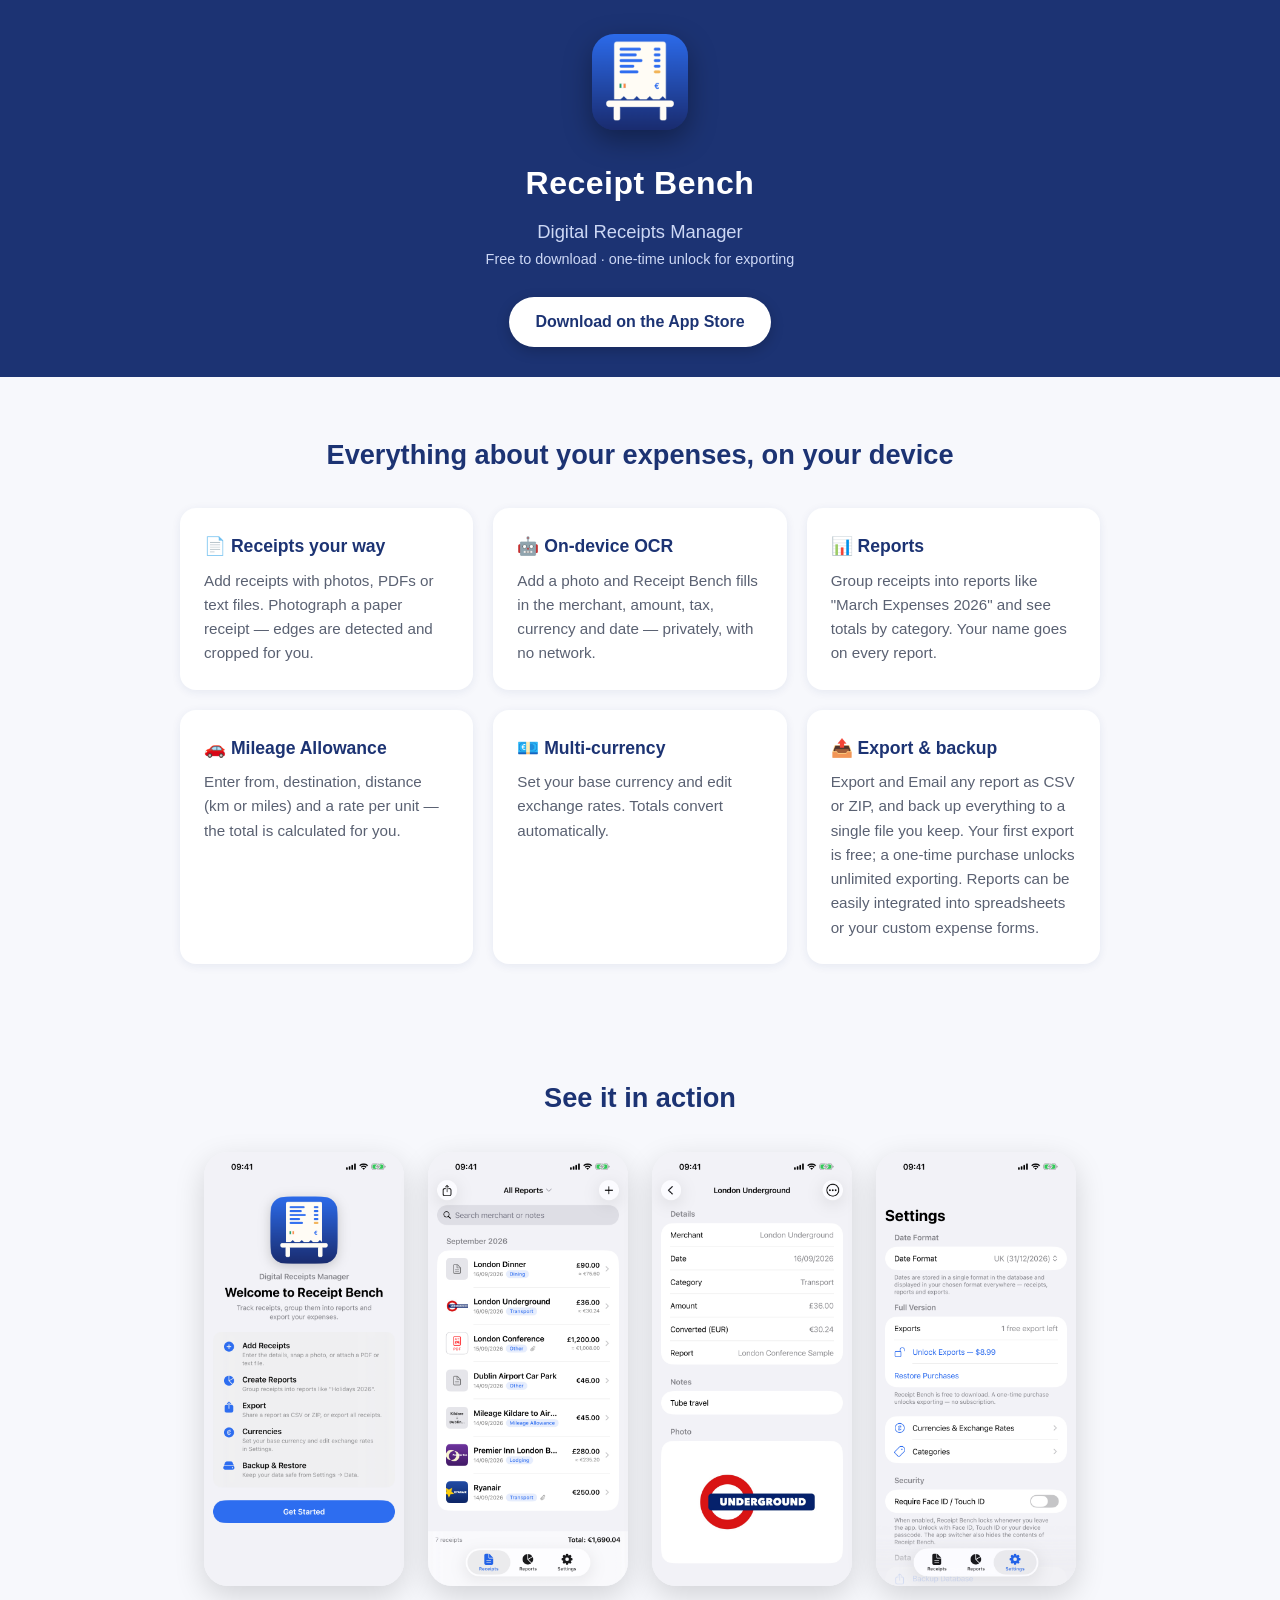
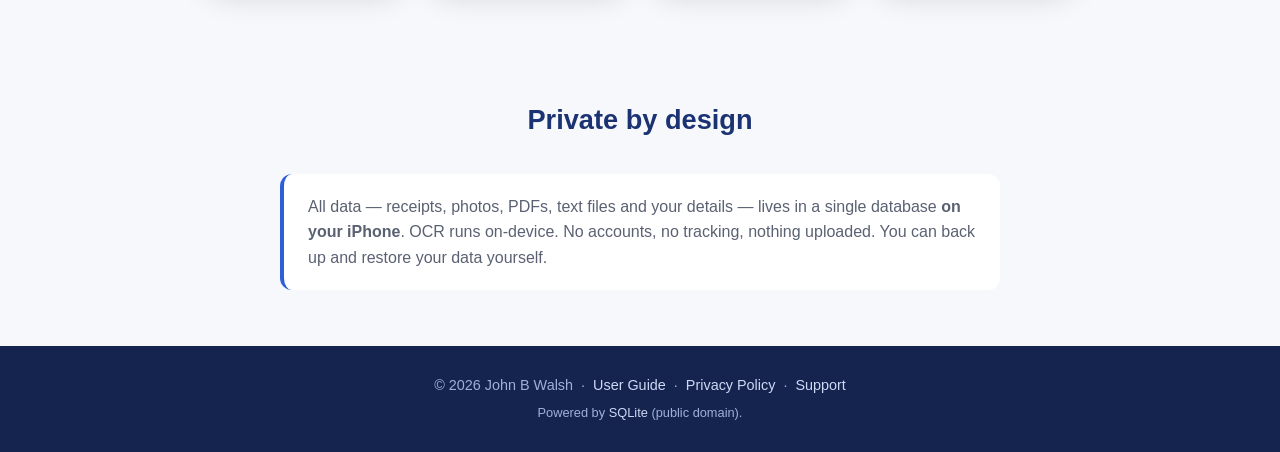
<file: index.html>
<!DOCTYPE html>
<html lang="en">
<head>
  <meta charset="UTF-8">
  <meta name="viewport" content="width=device-width, initial-scale=1.0">
  <title>Receipt Bench — Digital Receipts Manager</title>
  <meta name="description" content="Receipt Bench is a private expense tracker. Store receipts with photos, PDFs and text files, group them into reports, track mileage, and export as CSV or ZIP. Everything stays on your device.">
  <link rel="icon" type="image/png" sizes="32x32" href="assets/favicon-32.png">
  <link rel="icon" type="image/png" sizes="16x16" href="assets/favicon-16.png">
  <link rel="apple-touch-icon" sizes="180x180" href="assets/apple-touch-icon.png">
  <meta name="theme-color" content="#2C6BEB">
  <link rel="stylesheet" href="assets/style.css">
</head>
<body>

<header>
  <div class="container">
    <img class="logo" src="assets/logo.png" alt="Receipt Bench logo">
    <h1>Receipt Bench</h1>
    <p class="tagline">Digital Receipts Manager</p>
    <p class="tagline" style="font-size:.9rem; margin-top:2px;">Free to download · one-time unlock for exporting</p>
    <a class="appstore" href="#">Download on the App Store</a>
  </div>
</header>

<section>
  <div class="container">
    <h2>Everything about your expenses, on your device</h2>
    <div class="features">
      <div class="feature">
        <h3>📄 Receipts your way</h3>
        <p>Add receipts with photos, PDFs or text files. Photograph a paper receipt — edges are detected and cropped for you.</p>
      </div>
      <div class="feature">
        <h3>🤖 On-device OCR</h3>
        <p>Add a photo and Receipt Bench fills in the merchant, amount, tax, currency and date — privately, with no network.</p>
      </div>
      <div class="feature">
        <h3>📊 Reports</h3>
        <p>Group receipts into reports like "March Expenses 2026" and see totals by category. Your name goes on every report.</p>
      </div>
      <div class="feature">
        <h3>🚗 Mileage Allowance</h3>
        <p>Enter from, destination, distance (km or miles) and a rate per unit — the total is calculated for you.</p>
      </div>
      <div class="feature">
        <h3>💶 Multi-currency</h3>
        <p>Set your base currency and edit exchange rates. Totals convert automatically.</p>
      </div>
      <div class="feature">
        <h3>📤 Export &amp; backup</h3>
        <p>Export and Email any report as CSV or ZIP, and back up everything to a single file you keep. Your first export is free; a one-time purchase unlocks unlimited exporting. Reports can be easily integrated into spreadsheets or your custom expense forms.</p>
      </div>
    </div>
  </div>
</section>

<section>
  <div class="container">
    <h2>See it in action</h2>
    <div class="screenshots">
      <img src="assets/screenshot-welcome.png" alt="Receipt Bench welcome screen">
      <img src="assets/screenshot-receipts.png" alt="Receipt Bench receipts list">
      <img src="assets/screenshot-third.png" alt="Receipt Bench receipt details">
      <img src="assets/screenshot-fourth.png" alt="Receipt Bench screen">
    </div>
  </div>
</section>

<section>
  <div class="container">
    <h2>Private by design</h2>
    <div class="privacynote">
      All data — receipts, photos, PDFs, text files and your details — lives in a single database
      <strong>on your iPhone</strong>. OCR runs on-device. No accounts, no tracking,
      nothing uploaded. You can back up and restore your data yourself.
    </div>
  </div>
</section>

<footer>
  <div class="container">
    <p>&copy; 2026 John B Walsh &nbsp;·&nbsp; <a href="guide.html">User Guide</a> &nbsp;·&nbsp; <a href="privacy.html">Privacy Policy</a> &nbsp;·&nbsp; <a href="support.html">Support</a></p>
    <p style="margin-top:6px; font-size:.8rem;">Powered by <a href="https://sqlite.org">SQLite</a> (public domain).</p>
  </div>
</footer>

</body>
</html>
</file>
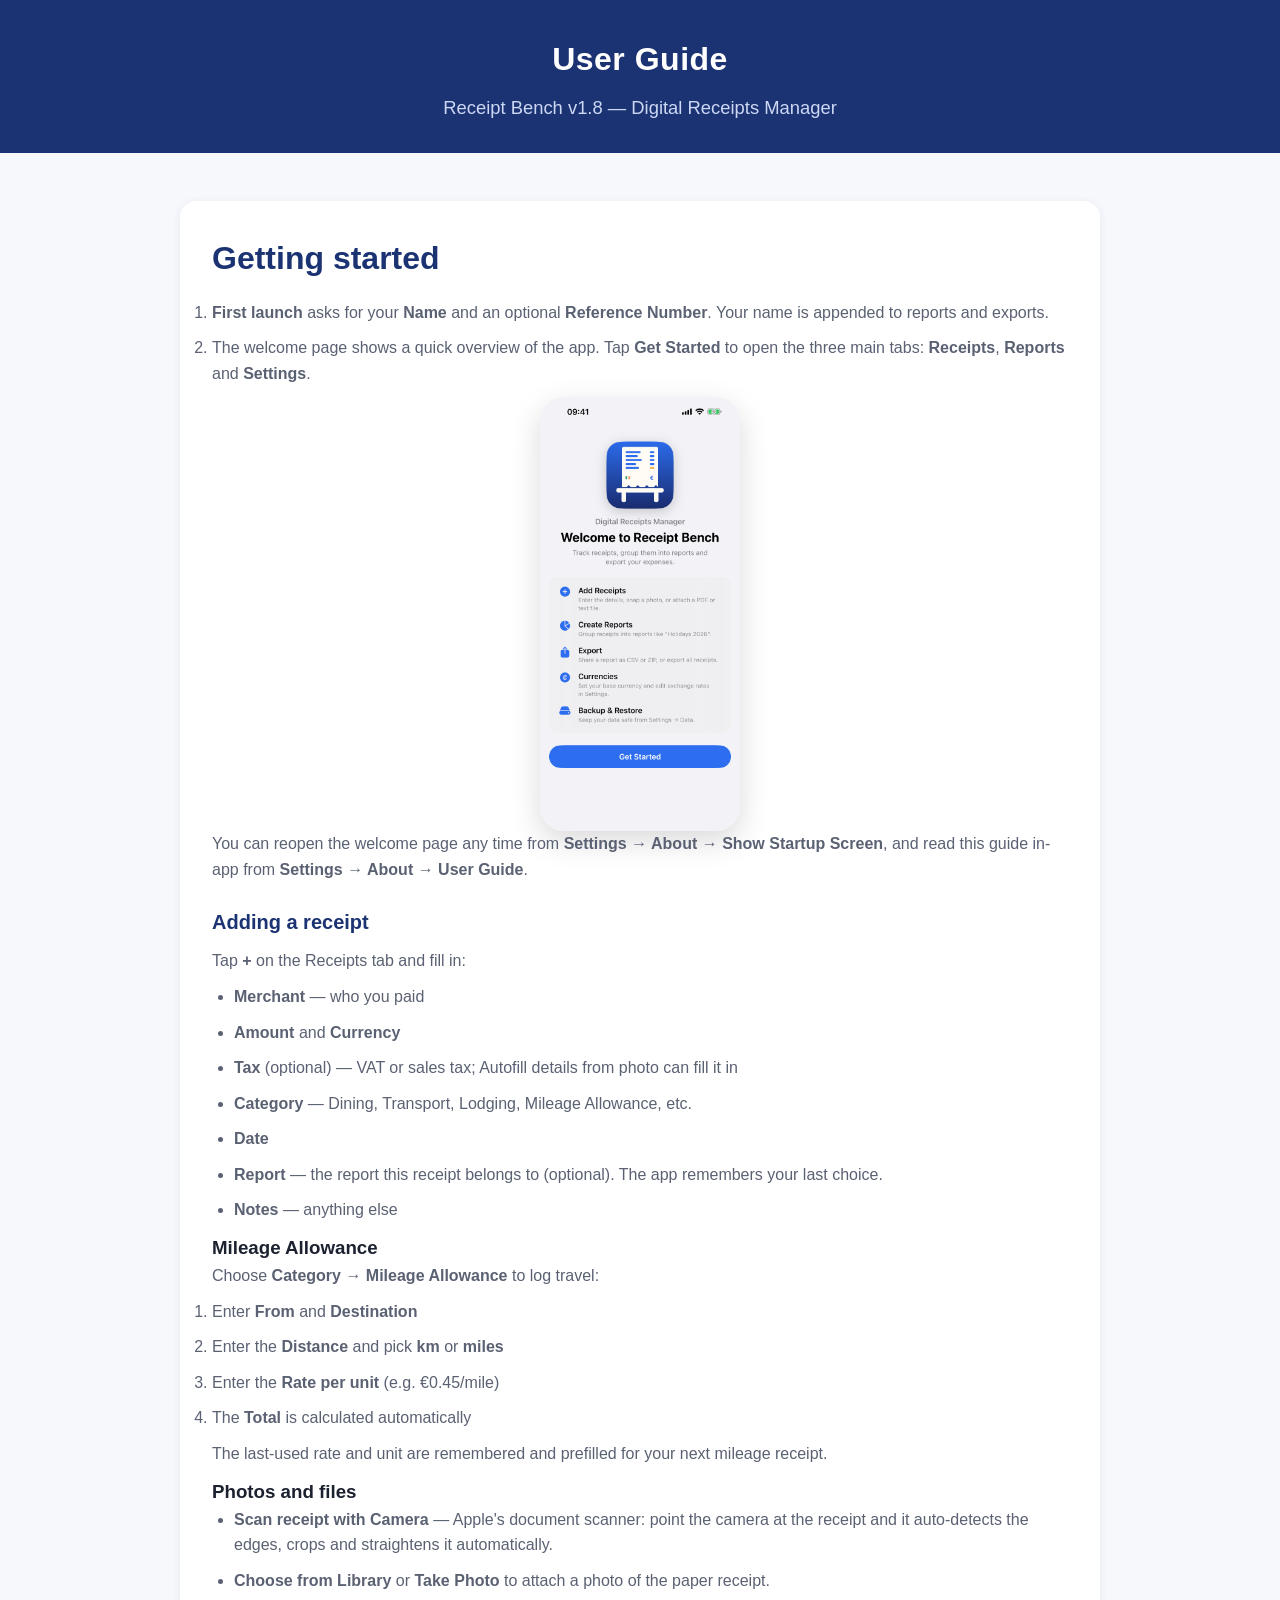
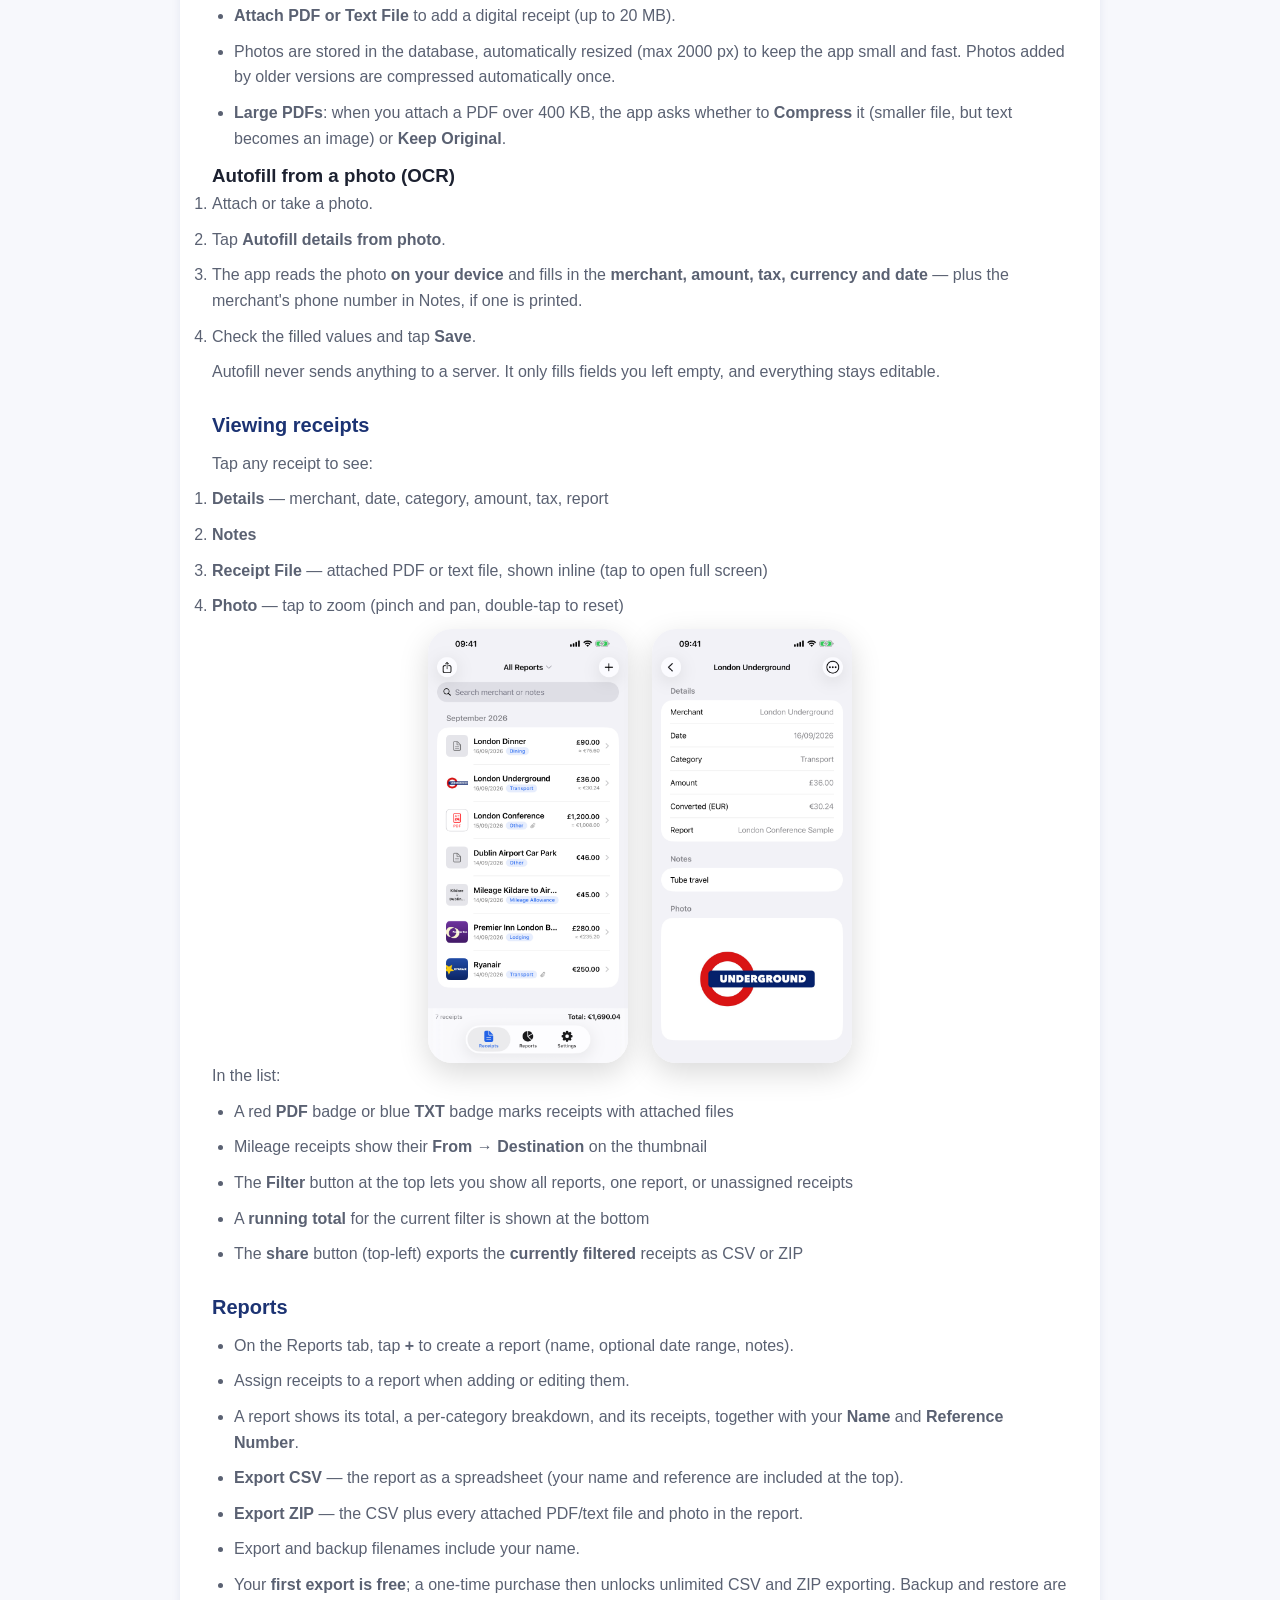
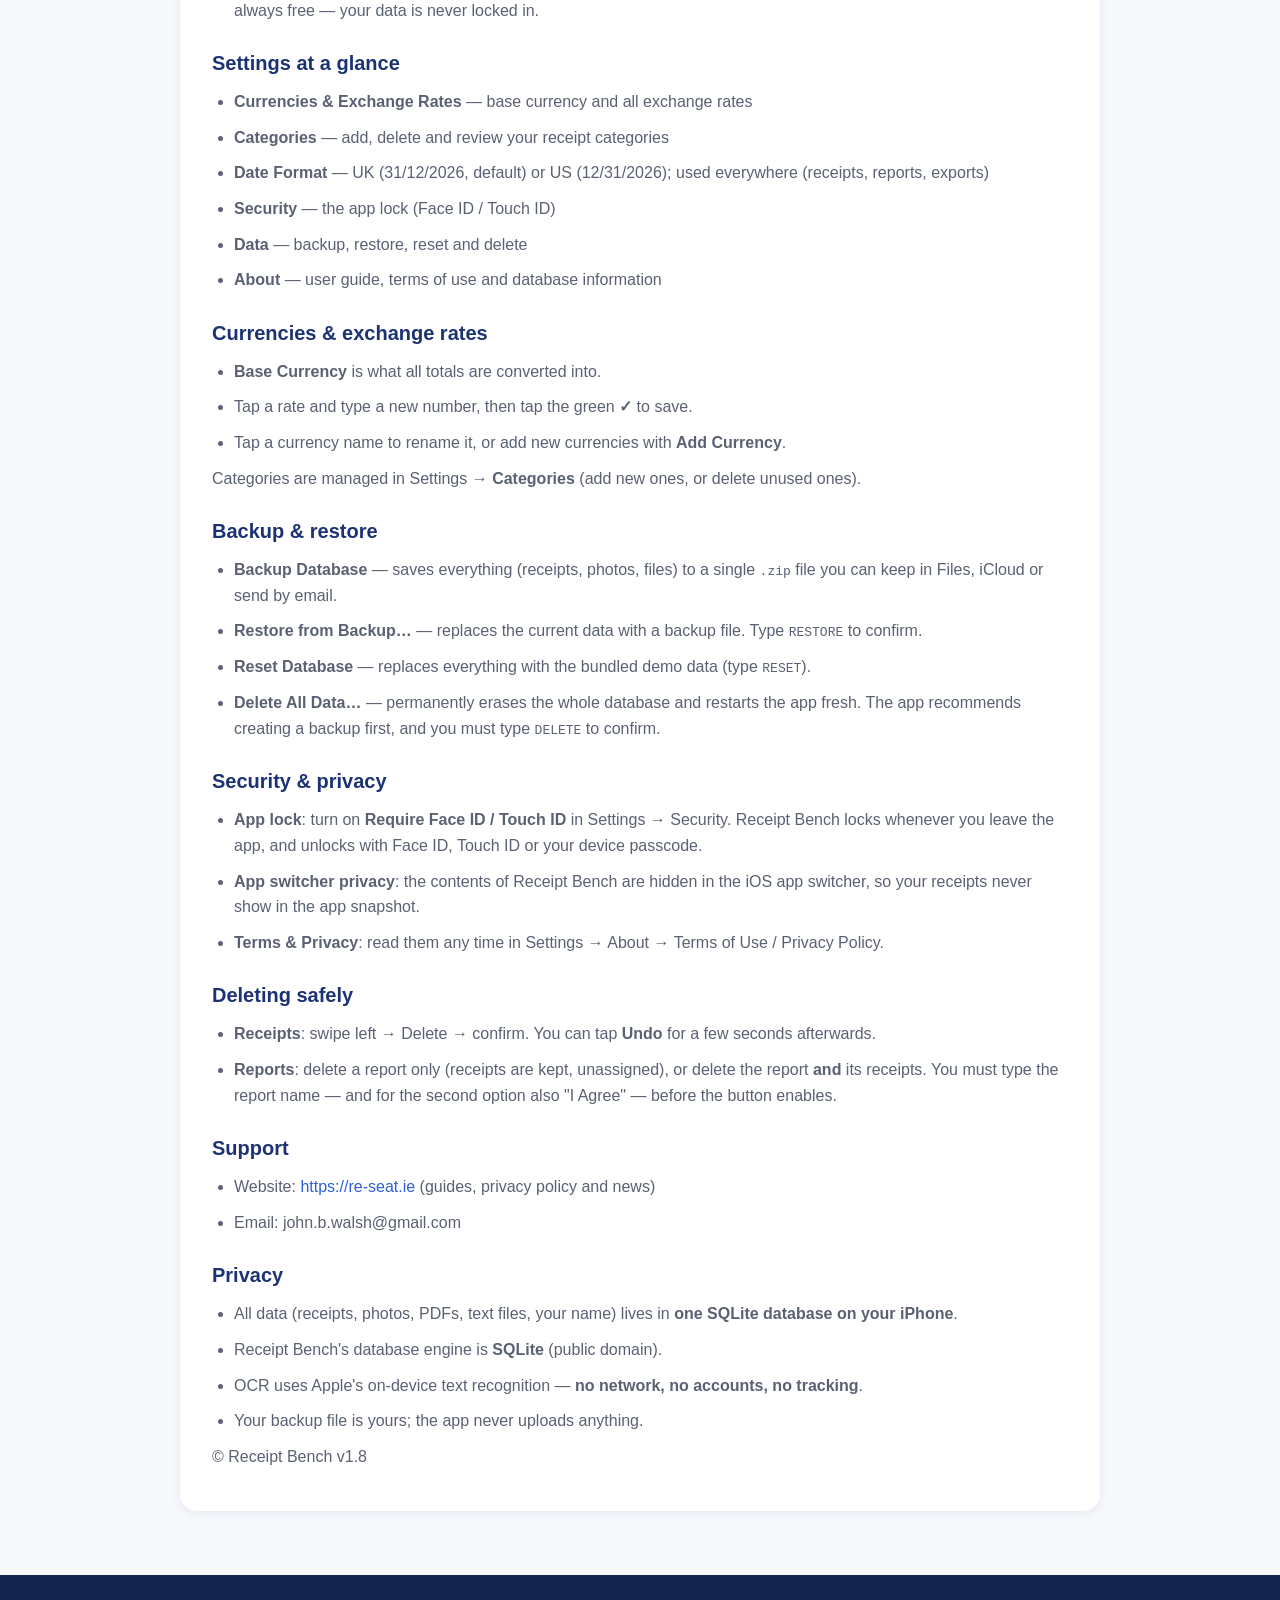
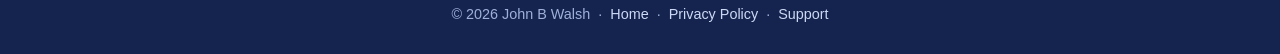
<file: guide.html>
<!DOCTYPE html>
<html lang="en">
<head>
  <meta charset="UTF-8">
  <meta name="viewport" content="width=device-width, initial-scale=1.0">
  <title>User Guide — Receipt Bench</title>
  <link rel="icon" type="image/png" sizes="32x32" href="assets/favicon-32.png">
  <link rel="icon" type="image/png" sizes="16x16" href="assets/favicon-16.png">
  <link rel="apple-touch-icon" sizes="180x180" href="assets/apple-touch-icon.png">
  <meta name="theme-color" content="#2C6BEB">
  <link rel="stylesheet" href="assets/style.css">
</head>
<body>
<header>
  <div class="container">
    <h1>User Guide</h1>
    <p class="tagline">Receipt Bench v1.8 — Digital Receipts Manager</p>
  </div>
</header>

<div class="page">
  <div class="container">
    <div class="card">

      <h1>Getting started</h1>
      <ol>
        <li><strong>First launch</strong> asks for your <strong>Name</strong> and an optional <strong>Reference Number</strong>. Your name is appended to reports and exports.</li>
        <li>The welcome page shows a quick overview of the app. Tap <strong>Get Started</strong> to open the three main tabs: <strong>Receipts</strong>, <strong>Reports</strong> and <strong>Settings</strong>.</li>
      </ol>
      <div class="screenshots">
        <img src="assets/screenshot-welcome.png" alt="Receipt Bench welcome screen">
      </div>
      <p class="note">You can reopen the welcome page any time from <strong>Settings → About → Show Startup Screen</strong>, and read this guide in-app from <strong>Settings → About → User Guide</strong>.</p>

      <h2>Adding a receipt</h2>
      <p>Tap <strong>+</strong> on the Receipts tab and fill in:</p>
      <ul>
        <li><strong>Merchant</strong> — who you paid</li>
        <li><strong>Amount</strong> and <strong>Currency</strong></li>
        <li><strong>Tax</strong> (optional) — VAT or sales tax; Autofill details from photo can fill it in</li>
        <li><strong>Category</strong> — Dining, Transport, Lodging, Mileage Allowance, etc.</li>
        <li><strong>Date</strong></li>
        <li><strong>Report</strong> — the report this receipt belongs to (optional). The app remembers your last choice.</li>
        <li><strong>Notes</strong> — anything else</li>
      </ul>

      <h3>Mileage Allowance</h3>
      <p>Choose <strong>Category → Mileage Allowance</strong> to log travel:</p>
      <ol>
        <li>Enter <strong>From</strong> and <strong>Destination</strong></li>
        <li>Enter the <strong>Distance</strong> and pick <strong>km</strong> or <strong>miles</strong></li>
        <li>Enter the <strong>Rate per unit</strong> (e.g. €0.45/mile)</li>
        <li>The <strong>Total</strong> is calculated automatically</li>
      </ol>
      <p>The last-used rate and unit are remembered and prefilled for your next mileage receipt.</p>

      <h3>Photos and files</h3>
      <ul>
        <li><strong>Scan receipt with Camera</strong> — Apple's document scanner: point the camera at the receipt and it auto-detects the edges, crops and straightens it automatically.</li>
        <li><strong>Choose from Library</strong> or <strong>Take Photo</strong> to attach a photo of the paper receipt.</li>
        <li><strong>Attach PDF or Text File</strong> to add a digital receipt (up to 20 MB).</li>
        <li>Photos are stored in the database, automatically resized (max 2000 px) to keep the app small and fast. Photos added by older versions are compressed automatically once.</li>
        <li><strong>Large PDFs</strong>: when you attach a PDF over 400 KB, the app asks whether to <strong>Compress</strong> it (smaller file, but text becomes an image) or <strong>Keep Original</strong>.</li>
      </ul>

      <h3>Autofill from a photo (OCR)</h3>
      <ol>
        <li>Attach or take a photo.</li>
        <li>Tap <strong>Autofill details from photo</strong>.</li>
        <li>The app reads the photo <strong>on your device</strong> and fills in the <strong>merchant, amount, tax, currency and date</strong> — plus the merchant's phone number in Notes, if one is printed.</li>
        <li>Check the filled values and tap <strong>Save</strong>.</li>
      </ol>
      <p>Autofill never sends anything to a server. It only fills fields you left empty, and everything stays editable.</p>

      <h2>Viewing receipts</h2>
      <p>Tap any receipt to see:</p>
      <ol>
        <li><strong>Details</strong> — merchant, date, category, amount, tax, report</li>
        <li><strong>Notes</strong></li>
        <li><strong>Receipt File</strong> — attached PDF or text file, shown inline (tap to open full screen)</li>
        <li><strong>Photo</strong> — tap to zoom (pinch and pan, double-tap to reset)</li>
      </ol>
      <div class="screenshots">
        <img src="assets/screenshot-receipts.png" alt="Receipt Bench receipts list">
        <img src="assets/screenshot-third.png" alt="Receipt Bench receipt details">
      </div>
      <p>In the list:</p>
      <ul>
        <li>A red <strong>PDF</strong> badge or blue <strong>TXT</strong> badge marks receipts with attached files</li>
        <li>Mileage receipts show their <strong>From → Destination</strong> on the thumbnail</li>
        <li>The <strong>Filter</strong> button at the top lets you show all reports, one report, or unassigned receipts</li>
        <li>A <strong>running total</strong> for the current filter is shown at the bottom</li>
        <li>The <strong>share</strong> button (top-left) exports the <strong>currently filtered</strong> receipts as CSV or ZIP</li>
      </ul>

      <h2>Reports</h2>
      <ul>
        <li>On the Reports tab, tap <strong>+</strong> to create a report (name, optional date range, notes).</li>
        <li>Assign receipts to a report when adding or editing them.</li>
        <li>A report shows its total, a per-category breakdown, and its receipts, together with your <strong>Name</strong> and <strong>Reference Number</strong>.</li>
        <li><strong>Export CSV</strong> — the report as a spreadsheet (your name and reference are included at the top).</li>
        <li><strong>Export ZIP</strong> — the CSV plus every attached PDF/text file and photo in the report.</li>
        <li>Export and backup filenames include your name.</li>
        <li>Your <strong>first export is free</strong>; a one-time purchase then unlocks unlimited CSV and ZIP exporting. Backup and restore are always free — your data is never locked in.</li>
      </ul>

      <h2>Settings at a glance</h2>
      <ul>
        <li><strong>Currencies &amp; Exchange Rates</strong> — base currency and all exchange rates</li>
        <li><strong>Categories</strong> — add, delete and review your receipt categories</li>
        <li><strong>Date Format</strong> — UK (31/12/2026, default) or US (12/31/2026); used everywhere (receipts, reports, exports)</li>
        <li><strong>Security</strong> — the app lock (Face ID / Touch ID)</li>
        <li><strong>Data</strong> — backup, restore, reset and delete</li>
        <li><strong>About</strong> — user guide, terms of use and database information</li>
      </ul>

      <h2>Currencies &amp; exchange rates</h2>
      <ul>
        <li><strong>Base Currency</strong> is what all totals are converted into.</li>
        <li>Tap a rate and type a new number, then tap the green <strong>✓</strong> to save.</li>
        <li>Tap a currency name to rename it, or add new currencies with <strong>Add Currency</strong>.</li>
      </ul>
      <p>Categories are managed in Settings → <strong>Categories</strong> (add new ones, or delete unused ones).</p>

      <h2>Backup &amp; restore</h2>
      <ul>
        <li><strong>Backup Database</strong> — saves everything (receipts, photos, files) to a single <code>.zip</code> file you can keep in Files, iCloud or send by email.</li>
        <li><strong>Restore from Backup…</strong> — replaces the current data with a backup file. Type <code>RESTORE</code> to confirm.</li>
        <li><strong>Reset Database</strong> — replaces everything with the bundled demo data (type <code>RESET</code>).</li>
        <li><strong>Delete All Data…</strong> — permanently erases the whole database and restarts the app fresh. The app recommends creating a backup first, and you must type <code>DELETE</code> to confirm.</li>
      </ul>

      <h2>Security &amp; privacy</h2>
      <ul>
        <li><strong>App lock</strong>: turn on <strong>Require Face ID / Touch ID</strong> in Settings → Security. Receipt Bench locks whenever you leave the app, and unlocks with Face ID, Touch ID or your device passcode.</li>
        <li><strong>App switcher privacy</strong>: the contents of Receipt Bench are hidden in the iOS app switcher, so your receipts never show in the app snapshot.</li>
        <li><strong>Terms &amp; Privacy</strong>: read them any time in Settings → About → Terms of Use / Privacy Policy.</li>
      </ul>

      <h2>Deleting safely</h2>
      <ul>
        <li><strong>Receipts</strong>: swipe left → Delete → confirm. You can tap <strong>Undo</strong> for a few seconds afterwards.</li>
        <li><strong>Reports</strong>: delete a report only (receipts are kept, unassigned), or delete the report <strong>and</strong> its receipts. You must type the report name — and for the second option also "I Agree" — before the button enables.</li>
      </ul>

      <h2>Support</h2>
      <ul>
        <li>Website: <a href="https://re-seat.ie">https://re-seat.ie</a> (guides, privacy policy and news)</li>
        <li>Email: john.b.walsh@gmail.com</li>
      </ul>

      <h2>Privacy</h2>
      <ul>
        <li>All data (receipts, photos, PDFs, text files, your name) lives in <strong>one SQLite database on your iPhone</strong>.</li>
        <li>Receipt Bench's database engine is <strong>SQLite</strong> (public domain).</li>
        <li>OCR uses Apple's on-device text recognition — <strong>no network, no accounts, no tracking</strong>.</li>
        <li>Your backup file is yours; the app never uploads anything.</li>
      </ul>

      <p>&copy; Receipt Bench v1.8</p>
    </div>
  </div>
</div>

<footer>
  <div class="container">
    <p>&copy; 2026 John B Walsh &nbsp;·&nbsp; <a href="index.html">Home</a> &nbsp;·&nbsp; <a href="privacy.html">Privacy Policy</a> &nbsp;·&nbsp; <a href="support.html">Support</a></p>
  </div>
</footer>
</body>
</html>
</file>
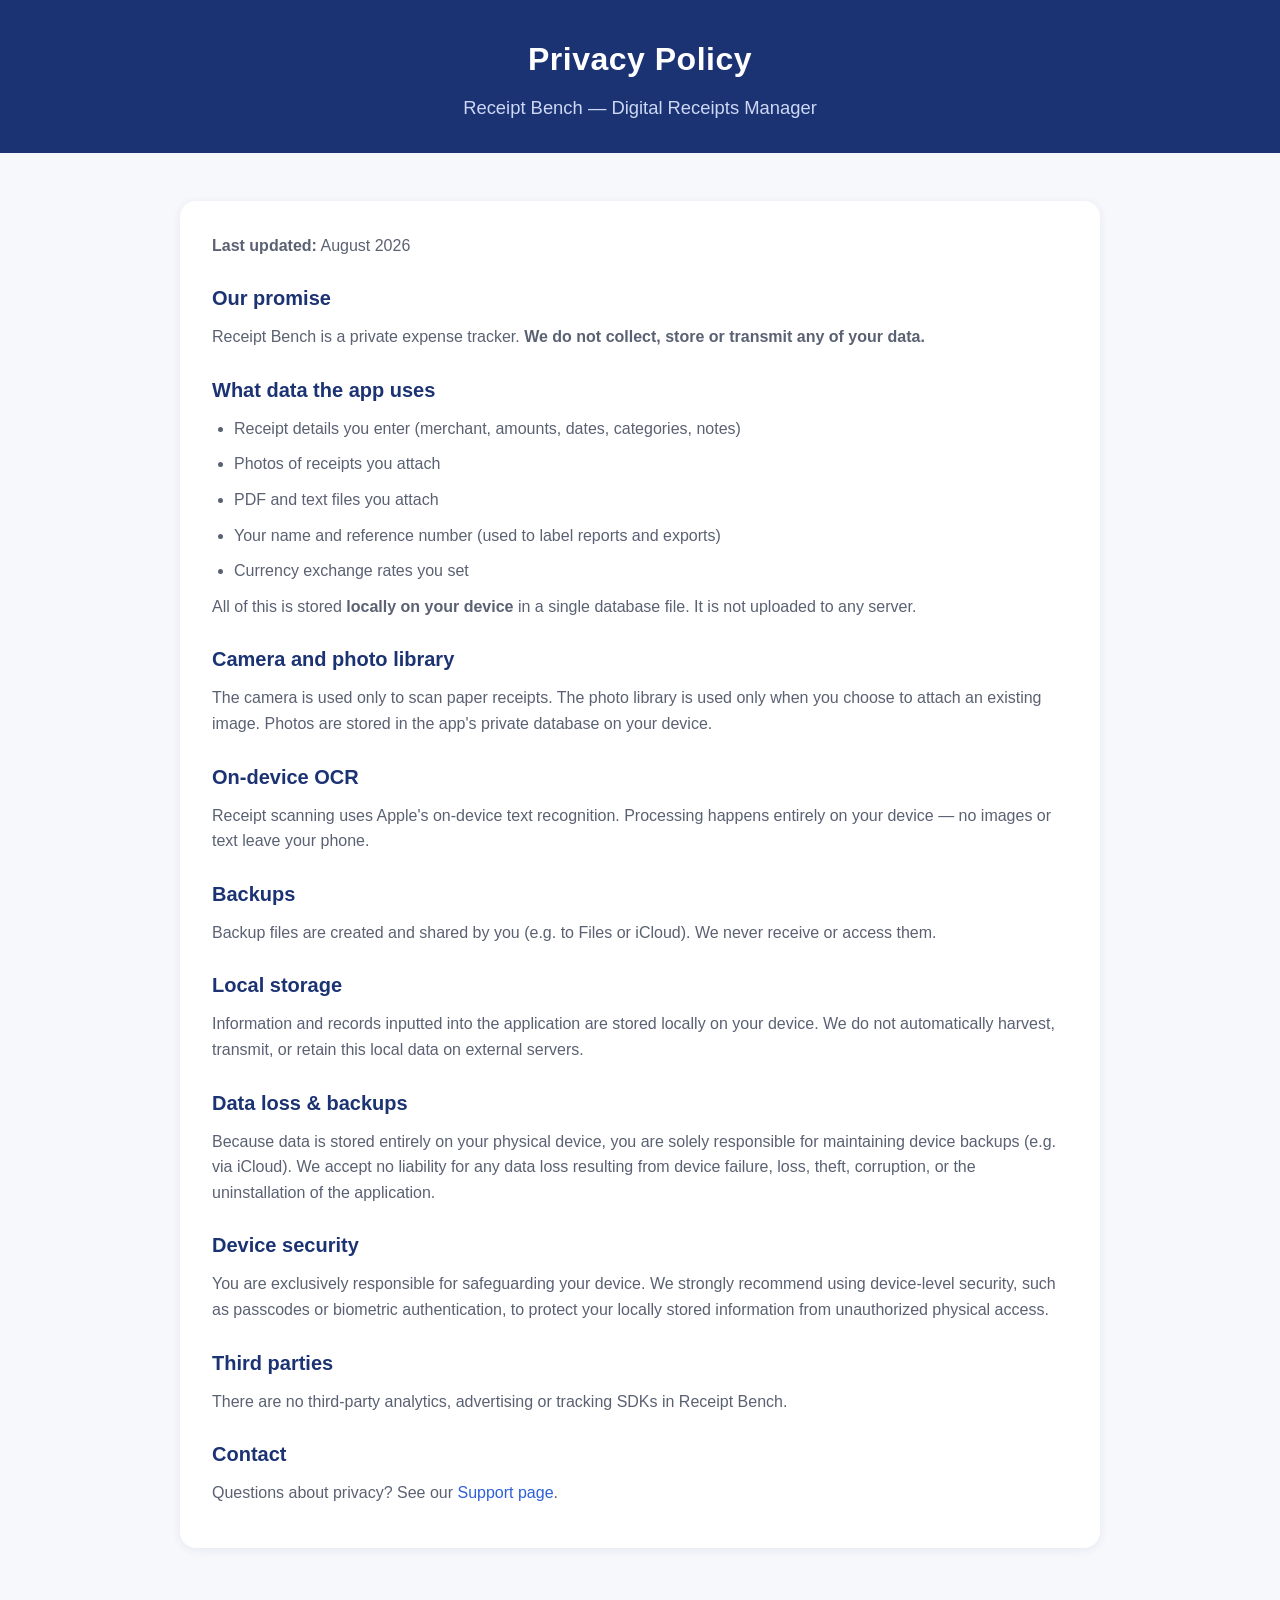
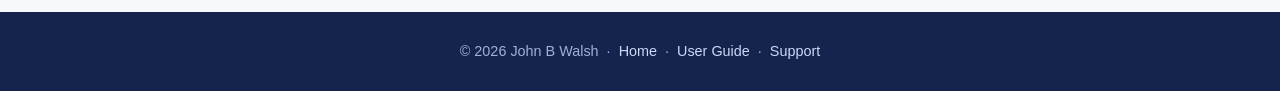
<file: privacy.html>
<!DOCTYPE html>
<html lang="en">
<head>
  <meta charset="UTF-8">
  <meta name="viewport" content="width=device-width, initial-scale=1.0">
  <title>Privacy Policy — Receipt Bench</title>
  <link rel="icon" type="image/png" sizes="32x32" href="assets/favicon-32.png">
  <link rel="icon" type="image/png" sizes="16x16" href="assets/favicon-16.png">
  <link rel="apple-touch-icon" sizes="180x180" href="assets/apple-touch-icon.png">
  <meta name="theme-color" content="#2C6BEB">
  <link rel="stylesheet" href="assets/style.css">
</head>
<body>
<header>
  <div class="container">
    <h1>Privacy Policy</h1>
    <p class="tagline">Receipt Bench — Digital Receipts Manager</p>
  </div>
</header>

<div class="page">
  <div class="container">
    <div class="card">
      <p><strong>Last updated:</strong> August 2026</p>

      <h2>Our promise</h2>
      <p>Receipt Bench is a private expense tracker. <strong>We do not collect, store or transmit any of your data.</strong></p>

      <h2>What data the app uses</h2>
      <ul>
        <li>Receipt details you enter (merchant, amounts, dates, categories, notes)</li>
        <li>Photos of receipts you attach</li>
        <li>PDF and text files you attach</li>
        <li>Your name and reference number (used to label reports and exports)</li>
        <li>Currency exchange rates you set</li>
      </ul>
      <p>All of this is stored <strong>locally on your device</strong> in a single database file. It is not uploaded to any server.</p>

      <h2>Camera and photo library</h2>
      <p>The camera is used only to scan paper receipts. The photo library is used only when you choose to attach an existing image. Photos are stored in the app's private database on your device.</p>

      <h2>On-device OCR</h2>
      <p>Receipt scanning uses Apple's on-device text recognition. Processing happens entirely on your device — no images or text leave your phone.</p>

      <h2>Backups</h2>
      <p>Backup files are created and shared by you (e.g. to Files or iCloud). We never receive or access them.</p>

      <h2>Local storage</h2>
      <p>Information and records inputted into the application are stored locally on your device. We do not automatically harvest, transmit, or retain this local data on external servers.</p>

      <h2>Data loss &amp; backups</h2>
      <p>Because data is stored entirely on your physical device, you are solely responsible for maintaining device backups (e.g. via iCloud). We accept no liability for any data loss resulting from device failure, loss, theft, corruption, or the uninstallation of the application.</p>

      <h2>Device security</h2>
      <p>You are exclusively responsible for safeguarding your device. We strongly recommend using device-level security, such as passcodes or biometric authentication, to protect your locally stored information from unauthorized physical access.</p>

      <h2>Third parties</h2>
      <p>There are no third-party analytics, advertising or tracking SDKs in Receipt Bench.</p>

      <h2>Contact</h2>
      <p>Questions about privacy? See our <a href="support.html">Support page</a>.</p>
    </div>
  </div>
</div>

<footer>
  <div class="container">
    <p>&copy; 2026 John B Walsh &nbsp;·&nbsp; <a href="index.html">Home</a> &nbsp;·&nbsp; <a href="guide.html">User Guide</a> &nbsp;·&nbsp; <a href="support.html">Support</a></p>
  </div>
</footer>
</body>
</html>
</file>
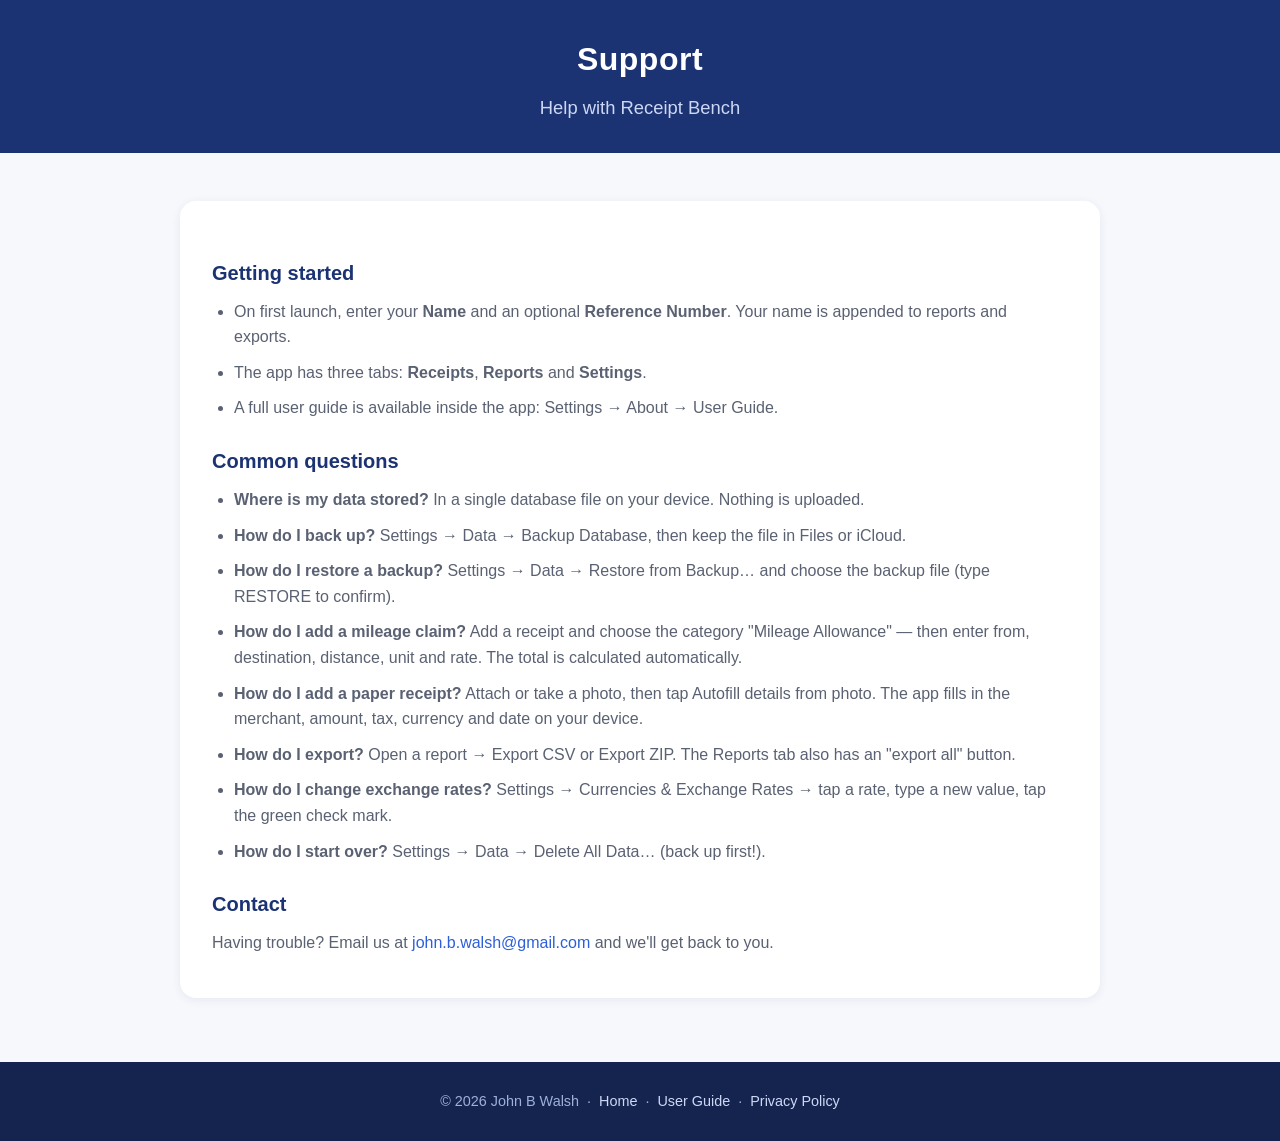
<file: support.html>
<!DOCTYPE html>
<html lang="en">
<head>
  <meta charset="UTF-8">
  <meta name="viewport" content="width=device-width, initial-scale=1.0">
  <title>Support — Receipt Bench</title>
  <link rel="icon" type="image/png" sizes="32x32" href="assets/favicon-32.png">
  <link rel="icon" type="image/png" sizes="16x16" href="assets/favicon-16.png">
  <link rel="apple-touch-icon" sizes="180x180" href="assets/apple-touch-icon.png">
  <meta name="theme-color" content="#2C6BEB">
  <link rel="stylesheet" href="assets/style.css">
</head>
<body>
<header>
  <div class="container">
    <h1>Support</h1>
    <p class="tagline">Help with Receipt Bench</p>
  </div>
</header>

<div class="page">
  <div class="container">
    <div class="card">
      <h2>Getting started</h2>
      <ul>
        <li>On first launch, enter your <strong>Name</strong> and an optional <strong>Reference Number</strong>. Your name is appended to reports and exports.</li>
        <li>The app has three tabs: <strong>Receipts</strong>, <strong>Reports</strong> and <strong>Settings</strong>.</li>
        <li>A full user guide is available inside the app: Settings → About → User Guide.</li>
      </ul>

      <h2>Common questions</h2>
      <ul>
        <li><strong>Where is my data stored?</strong> In a single database file on your device. Nothing is uploaded.</li>
        <li><strong>How do I back up?</strong> Settings → Data → Backup Database, then keep the file in Files or iCloud.</li>
        <li><strong>How do I restore a backup?</strong> Settings → Data → Restore from Backup… and choose the backup file (type RESTORE to confirm).</li>
        <li><strong>How do I add a mileage claim?</strong> Add a receipt and choose the category "Mileage Allowance" — then enter from, destination, distance, unit and rate. The total is calculated automatically.</li>
        <li><strong>How do I add a paper receipt?</strong> Attach or take a photo, then tap Autofill details from photo. The app fills in the merchant, amount, tax, currency and date on your device.</li>
        <li><strong>How do I export?</strong> Open a report → Export CSV or Export ZIP. The Reports tab also has an "export all" button.</li>
        <li><strong>How do I change exchange rates?</strong> Settings → Currencies &amp; Exchange Rates → tap a rate, type a new value, tap the green check mark.</li>
        <li><strong>How do I start over?</strong> Settings → Data → Delete All Data… (back up first!).</li>
      </ul>

      <h2>Contact</h2>
      <p>Having trouble? Email us at <a href="mailto:john.b.walsh@gmail.com">john.b.walsh@gmail.com</a> and we'll get back to you.</p>
    </div>
  </div>
</div>

<footer>
  <div class="container">
    <p>&copy; 2026 John B Walsh &nbsp;·&nbsp; <a href="index.html">Home</a> &nbsp;·&nbsp; <a href="guide.html">User Guide</a> &nbsp;·&nbsp; <a href="privacy.html">Privacy Policy</a></p>
  </div>
</footer>
</body>
</html>
</file>
<file: assets/style.css>
:root {
  --navy: #1c3373;
  --navy-dark: #14244f;
  --accent: #2d5fd9;
  --bg: #f7f8fc;
  --text: #1c2130;
  --muted: #5a6172;
  --card: #ffffff;
}

* { margin: 0; padding: 0; box-sizing: border-box; }

body {
  font-family: -apple-system, BlinkMacSystemFont, "Segoe UI", Roboto, Helvetica, Arial, sans-serif;
  color: var(--text);
  background: var(--bg);
  line-height: 1.6;
}

a { color: var(--accent); text-decoration: none; }
a:hover { text-decoration: underline; }

.container { max-width: 960px; margin: 0 auto; padding: 0 20px; }

/* Header */
header {
  background: var(--navy);
  color: #fff;
  padding: 34px 0 30px;
  text-align: center;
}
header img.logo {
  width: 96px;
  height: 96px;
  border-radius: 22px;
  background: transparent;
  padding: 0;
  box-shadow: 0 10px 28px rgba(0,0,0,.35);
  margin-bottom: 20px;
}
header h1 { font-size: 2rem; letter-spacing: .5px; }
header .tagline {
  margin-top: 8px;
  font-size: 1.15rem;
  color: #cdd8f5;
}
header .appstore {
  display: inline-block;
  margin-top: 26px;
  background: #fff;
  color: var(--navy);
  font-weight: 600;
  padding: 12px 26px;
  border-radius: 999px;
  box-shadow: 0 4px 14px rgba(0,0,0,.2);
}
header .appstore:hover { text-decoration: none; background: #eaf0ff; }

/* Sections */
section { padding: 56px 0; }
section h2 {
  text-align: center;
  font-size: 1.7rem;
  color: var(--navy);
  margin-bottom: 32px;
}

.features {
  display: grid;
  grid-template-columns: repeat(auto-fit, minmax(260px, 1fr));
  gap: 20px;
}
.feature {
  background: var(--card);
  border-radius: 16px;
  padding: 24px;
  box-shadow: 0 2px 10px rgba(28,51,115,.08);
}
.feature h3 { color: var(--navy); margin-bottom: 8px; font-size: 1.1rem; }
.feature p { color: var(--muted); font-size: .95rem; }

.screenshots {
  display: flex;
  flex-wrap: wrap;
  gap: 24px;
  justify-content: center;
}
.screenshots img {
  width: 200px;
  border-radius: 24px;
  box-shadow: 0 10px 30px rgba(0,0,0,.15);
}

.privacynote {
  background: var(--card);
  border-left: 4px solid var(--accent);
  border-radius: 12px;
  padding: 20px 24px;
  max-width: 720px;
  margin: 0 auto;
  color: var(--muted);
}

/* Footer */
footer {
  background: var(--navy-dark);
  color: #9fb0d8;
  text-align: center;
  padding: 28px 0;
  font-size: .9rem;
}
footer a { color: #cdd8f5; }

/* Simple pages (privacy / support) */
.page { padding: 48px 0 64px; }
.page .card {
  background: var(--card);
  border-radius: 16px;
  padding: 32px;
  box-shadow: 0 2px 10px rgba(28,51,115,.08);
}
.page h1 { color: var(--navy); margin-bottom: 16px; }
.page h2 { color: var(--navy); text-align: left; margin: 24px 0 10px; font-size: 1.25rem; }
.page p, .page li { color: var(--muted); margin-bottom: 10px; }
.page ul { padding-left: 22px; }
</file>
